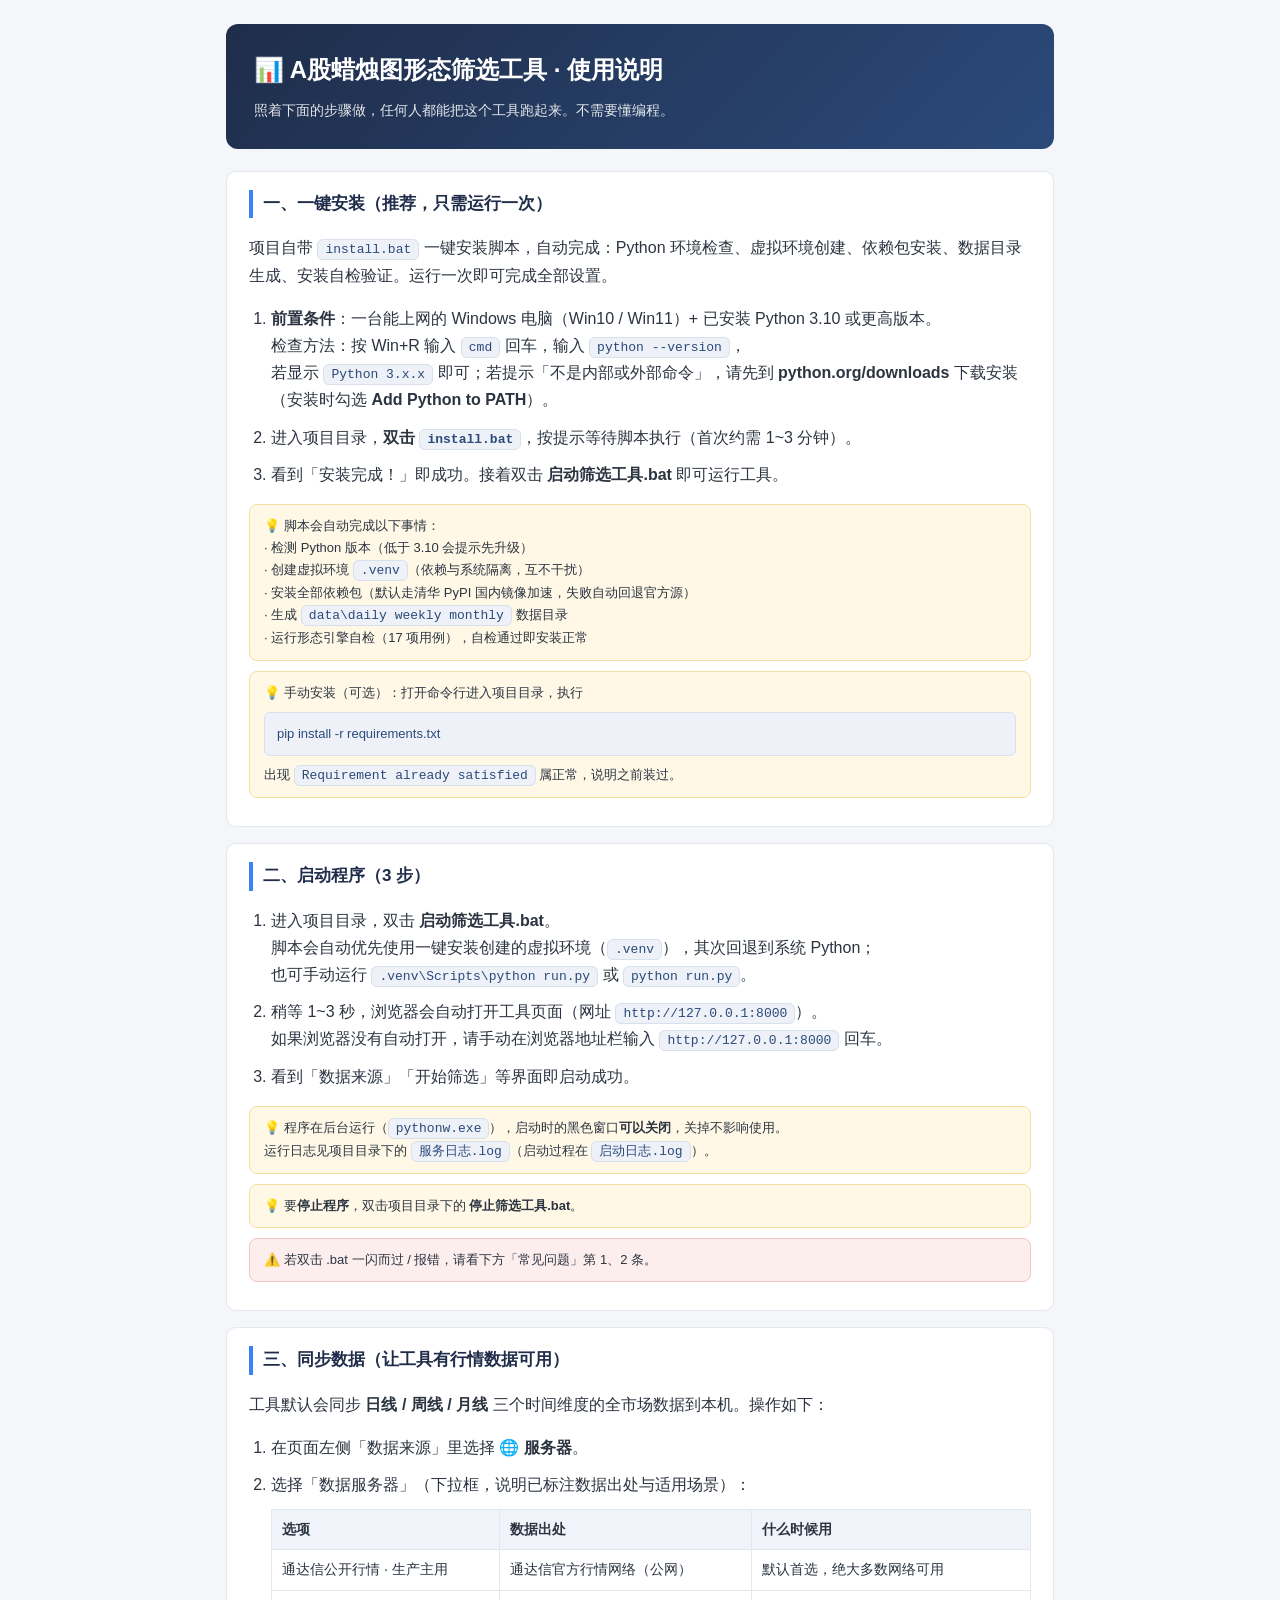
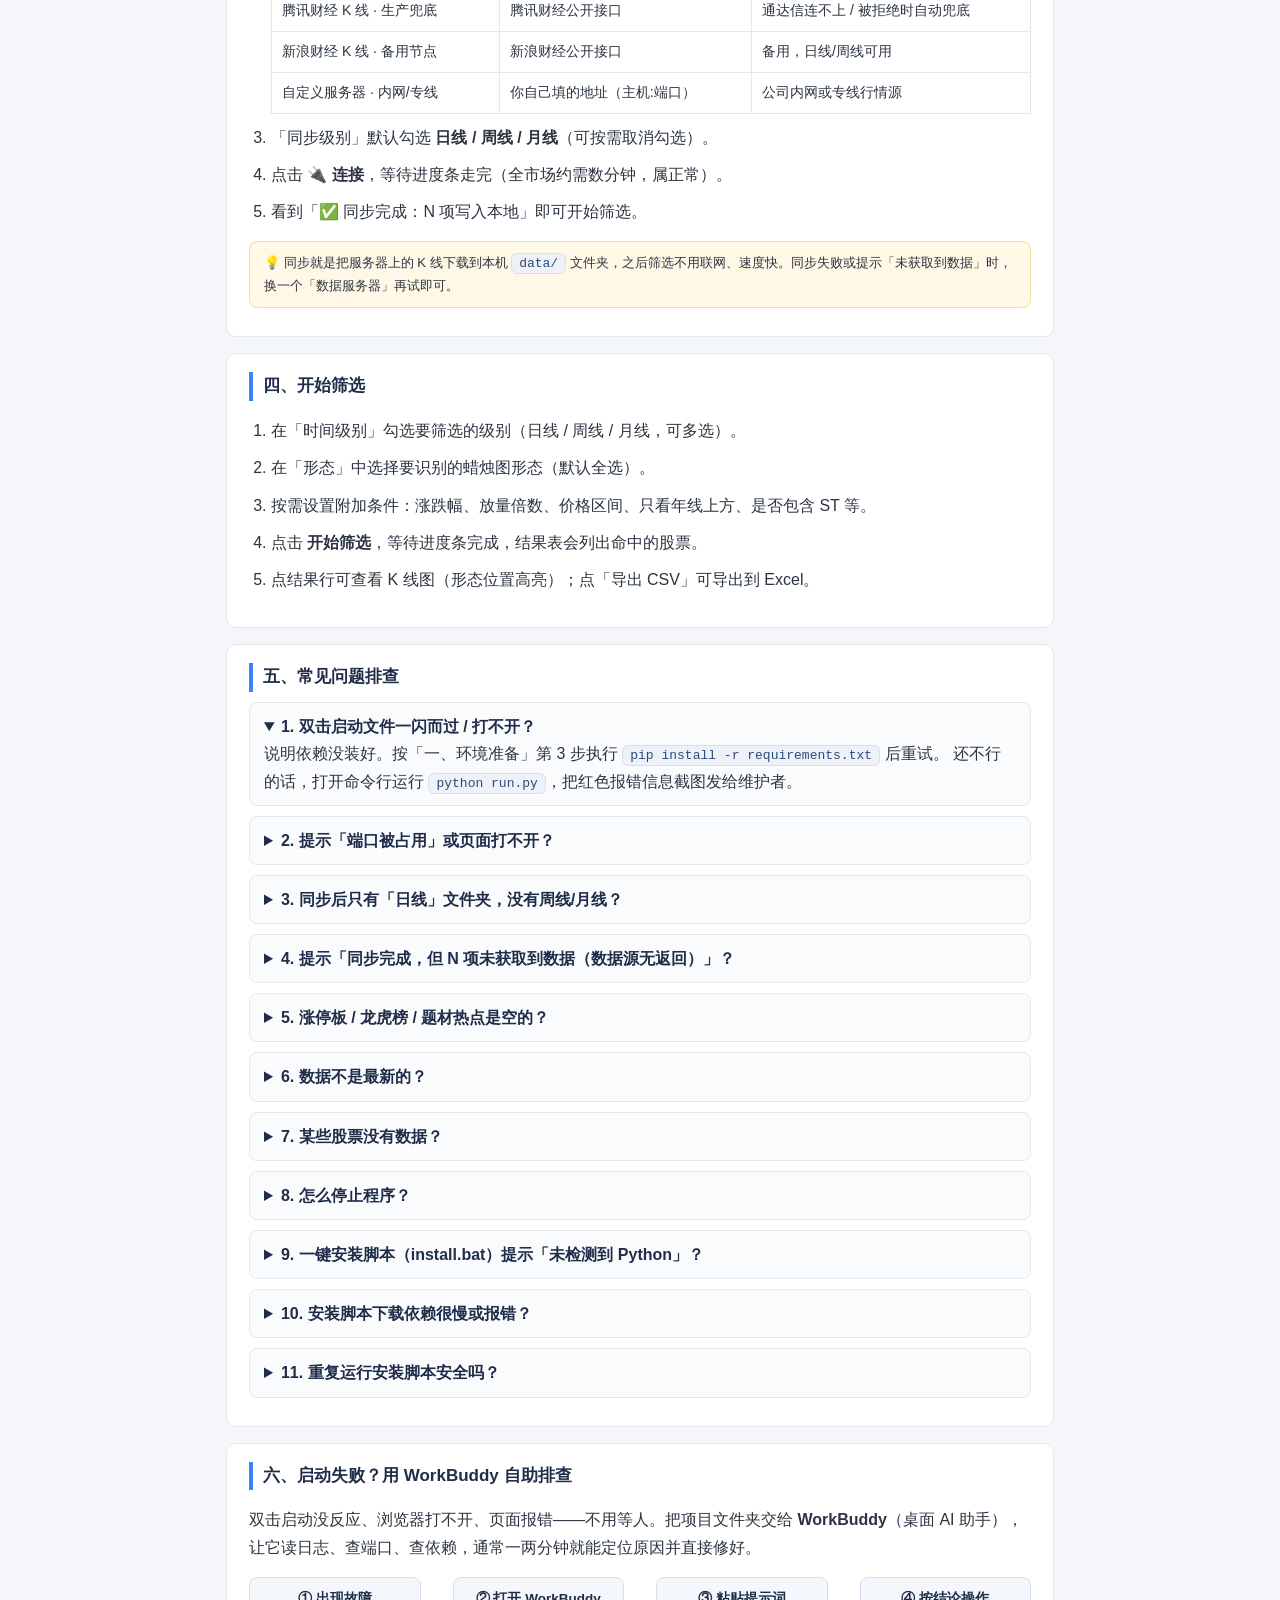
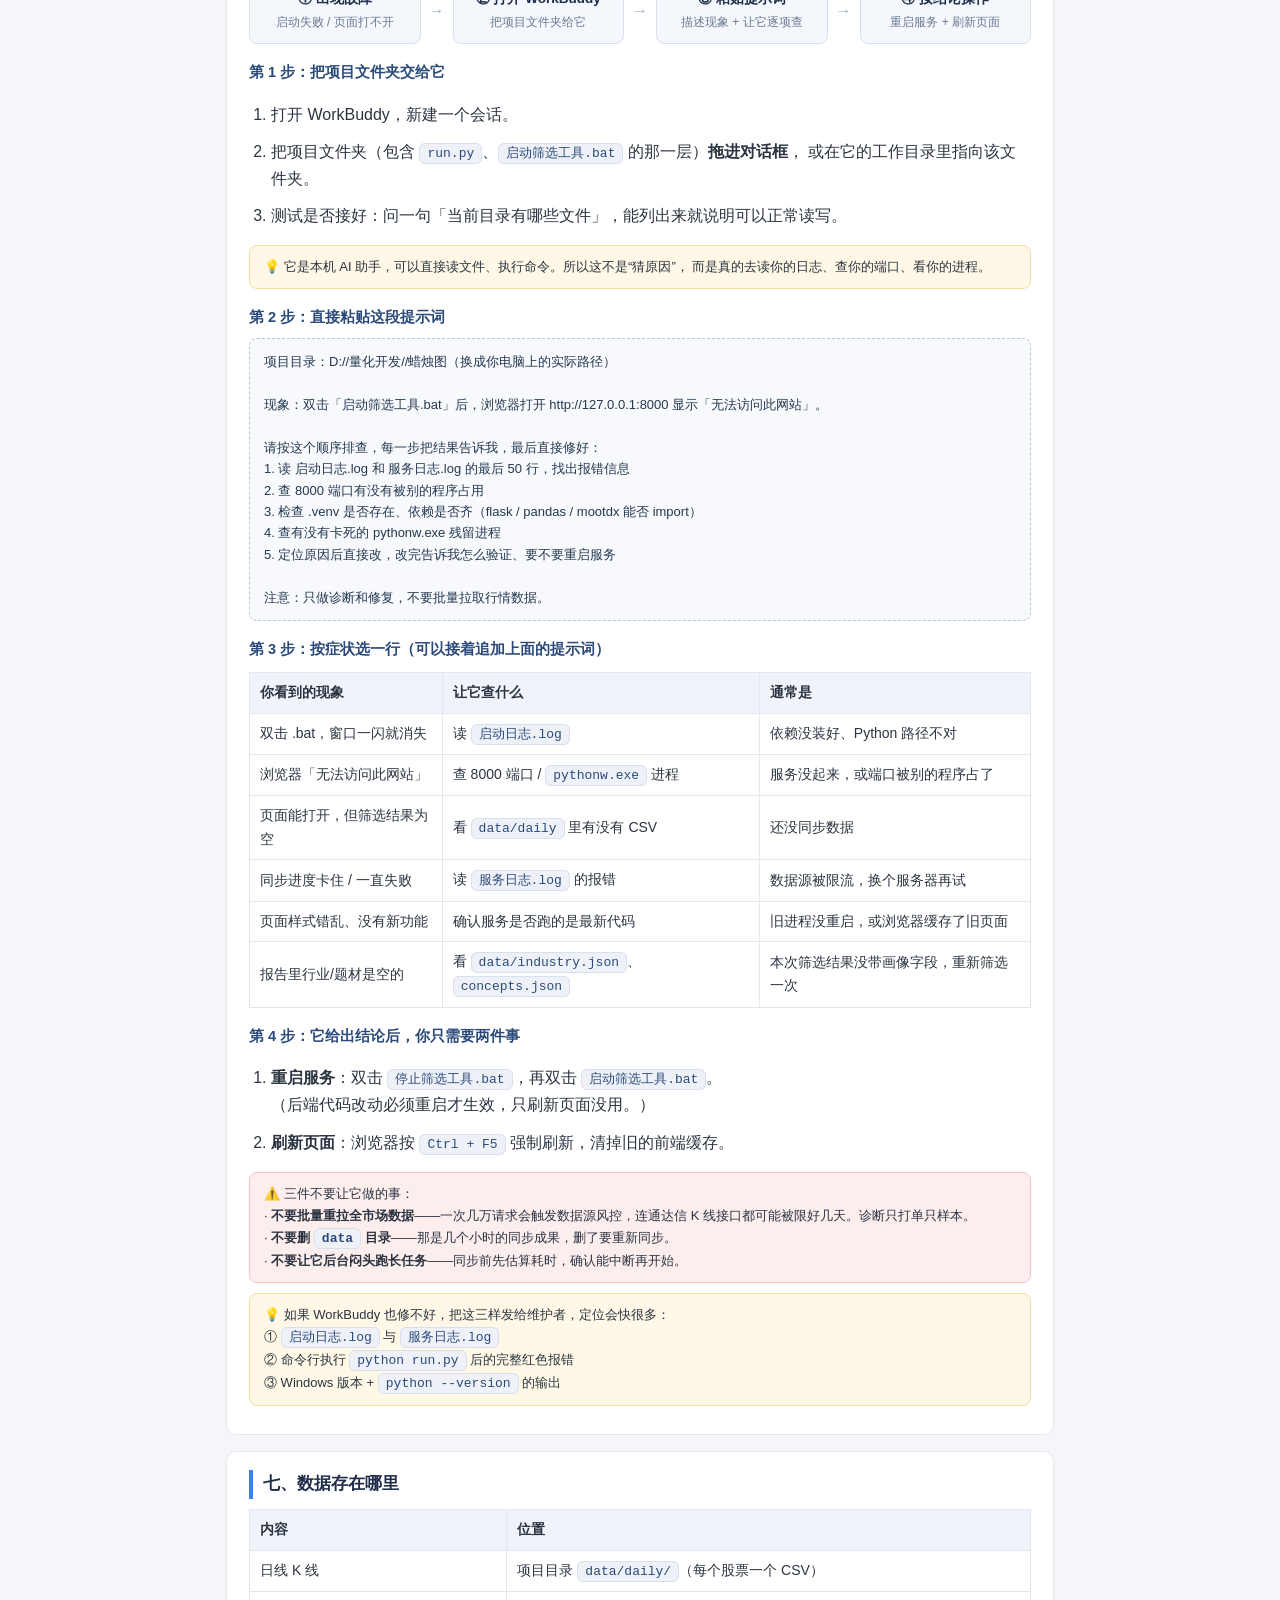
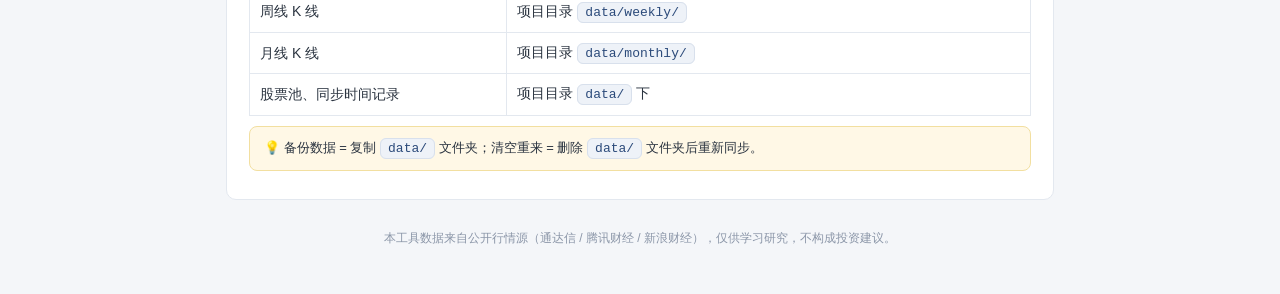
<file: 使用说明.html>
<!DOCTYPE html>
<html lang="zh-CN">
<head>
<meta charset="UTF-8">
<meta name="viewport" content="width=device-width, initial-scale=1.0">
<title>使用说明 —— A股蜡烛图形态筛选工具</title>
<style>
  * { box-sizing: border-box; }
  body {
    font-family: "Microsoft YaHei", "PingFang SC", Arial, sans-serif;
    margin: 0; padding: 0; background: #f4f6f9; color: #2b3440;
    line-height: 1.7;
  }
  .wrap { max-width: 860px; margin: 0 auto; padding: 24px 16px 60px; }
  header {
    background: linear-gradient(135deg, #1f2d4a, #2b4a7a);
    color: #fff; border-radius: 12px; padding: 26px 28px; margin-bottom: 22px;
  }
  header h1 { margin: 0 0 8px; font-size: 24px; }
  header p { margin: 0; opacity: .88; font-size: 14px; }
  .card {
    background: #fff; border: 1px solid #e3e8ef; border-radius: 10px;
    padding: 18px 22px; margin-bottom: 16px;
  }
  .card h2 {
    margin: 0 0 10px; font-size: 17px; color: #1f2d4a;
    border-left: 4px solid #3b82f6; padding-left: 10px;
  }
  ol.steps { padding-left: 22px; }
  ol.steps li { margin-bottom: 10px; }
  code, .box {
    background: #eef2f8; border: 1px solid #d8e0ec; border-radius: 6px;
    padding: 2px 7px; font-size: 13px; color: #2b4a7a;
  }
  .box { display: block; padding: 10px 12px; margin: 8px 0; white-space: pre-wrap; }
  table { width: 100%; border-collapse: collapse; margin: 10px 0; font-size: 14px; }
  th, td { border: 1px solid #e3e8ef; padding: 8px 10px; text-align: left; }
  th { background: #f0f4fa; }
  .tip { background: #fff8e6; border: 1px solid #f2dfa0; border-radius: 8px; padding: 10px 14px; font-size: 13px; margin: 10px 0; }
  .warn { background: #fdeeee; border: 1px solid #f3c2c2; border-radius: 8px; padding: 10px 14px; font-size: 13px; margin: 10px 0; }
  details { border: 1px solid #e3e8ef; border-radius: 8px; padding: 10px 14px; margin-bottom: 10px; background: #fafbfd; }
  summary { cursor: pointer; font-weight: 600; color: #1f2d4a; }
  .foot { text-align: center; color: #8b96a8; font-size: 12px; margin-top: 28px; }
  /* WorkBuddy 排查流程 */
  .card h3 { font-size: 14.5px; color: #2b4a7a; margin: 16px 0 6px; }
  .flow { display: flex; flex-wrap: wrap; gap: 8px; align-items: stretch; margin: 14px 0 6px; }
  .fstep { flex: 1; min-width: 148px; background: #f4f7fc; border: 1px solid #d8e0ec;
    border-radius: 8px; padding: 10px 12px; text-align: center; font-size: 13px; }
  .fstep b { display: block; color: #1f2d4a; font-size: 13.5px; }
  .fstep span { color: #6b7a90; font-size: 12px; }
  .arrow { align-self: center; color: #9fb0c9; font-weight: 700; }
  .prompt { background: #f7f9fc; border: 1px dashed #b9c8dd; border-radius: 8px;
    padding: 12px 14px; margin: 8px 0; white-space: pre-wrap; font-size: 13px;
    color: #24384f; line-height: 1.65; }
</style>
</head>
<body>
<div class="wrap">

<header>
  <h1>📊 A股蜡烛图形态筛选工具 · 使用说明</h1>
  <p>照着下面的步骤做，任何人都能把这个工具跑起来。不需要懂编程。</p>
</header>

<!-- ========== 环境准备 ========== -->
<div class="card">
  <h2>一、一键安装（推荐，只需运行一次）</h2>
  <p>项目自带 <code>install.bat</code> 一键安装脚本，自动完成：Python 环境检查、虚拟环境创建、依赖包安装、数据目录生成、安装自检验证。运行一次即可完成全部设置。</p>
  <ol class="steps">
    <li><b>前置条件</b>：一台能上网的 Windows 电脑（Win10 / Win11）+ 已安装 Python 3.10 或更高版本。
      <br>检查方法：按 Win+R 输入 <code>cmd</code> 回车，输入 <code>python --version</code>，
      <br>若显示 <code>Python 3.x.x</code> 即可；若提示「不是内部或外部命令」，请先到
      <b>python.org/downloads</b> 下载安装（安装时勾选 <b>Add Python to PATH</b>）。
    </li>
    <li>进入项目目录，<b>双击 <code>install.bat</code></b>，按提示等待脚本执行（首次约需 1~3 分钟）。</li>
    <li>看到「安装完成！」即成功。接着双击 <b>启动筛选工具.bat</b> 即可运行工具。</li>
  </ol>
  <div class="tip">💡 脚本会自动完成以下事情：
    <br>· 检测 Python 版本（低于 3.10 会提示先升级）
    <br>· 创建虚拟环境 <code>.venv</code>（依赖与系统隔离，互不干扰）
    <br>· 安装全部依赖包（默认走清华 PyPI 国内镜像加速，失败自动回退官方源）
    <br>· 生成 <code>data\daily weekly monthly</code> 数据目录
    <br>· 运行形态引擎自检（17 项用例），自检通过即安装正常</div>
  <div class="tip">💡 手动安装（可选）：打开命令行进入项目目录，执行
    <div class="box">pip install -r requirements.txt</div>
    出现 <code>Requirement already satisfied</code> 属正常，说明之前装过。
  </div>
</div>

<!-- ========== 启动 ========== -->
<div class="card">
  <h2>二、启动程序（3 步）</h2>
  <ol class="steps">
    <li>进入项目目录，双击 <b>启动筛选工具.bat</b>。
      <br>脚本会自动优先使用一键安装创建的虚拟环境（<code>.venv</code>），其次回退到系统 Python；
      <br>也可手动运行 <code>.venv\Scripts\python run.py</code> 或 <code>python run.py</code>。</li>
    <li>稍等 1~3 秒，浏览器会自动打开工具页面（网址 <code>http://127.0.0.1:8000</code>）。
      <br>如果浏览器没有自动打开，请手动在浏览器地址栏输入 <code>http://127.0.0.1:8000</code> 回车。</li>
    <li>看到「数据来源」「开始筛选」等界面即启动成功。</li>
  </ol>
  <div class="tip">💡 程序在后台运行（<code>pythonw.exe</code>），启动时的黑色窗口<b>可以关闭</b>，关掉不影响使用。
    <br>运行日志见项目目录下的 <code>服务日志.log</code>（启动过程在 <code>启动日志.log</code>）。</div>
  <div class="tip">💡 要<b>停止程序</b>，双击项目目录下的 <b>停止筛选工具.bat</b>。</div>
  <div class="warn">⚠️ 若双击 .bat 一闪而过 / 报错，请看下方「常见问题」第 1、2 条。</div>
</div>

<!-- ========== 同步数据 ========== -->
<div class="card">
  <h2>三、同步数据（让工具有行情数据可用）</h2>
  <p>工具默认会同步 <b>日线 / 周线 / 月线</b> 三个时间维度的全市场数据到本机。操作如下：</p>
  <ol class="steps">
    <li>在页面左侧「数据来源」里选择 <b>🌐 服务器</b>。</li>
    <li>选择「数据服务器」（下拉框，说明已标注数据出处与适用场景）：
      <table>
        <tr><th>选项</th><th>数据出处</th><th>什么时候用</th></tr>
        <tr><td>通达信公开行情 · 生产主用</td><td>通达信官方行情网络（公网）</td><td>默认首选，绝大多数网络可用</td></tr>
        <tr><td>腾讯财经 K 线 · 生产兜底</td><td>腾讯财经公开接口</td><td>通达信连不上 / 被拒绝时自动兜底</td></tr>
        <tr><td>新浪财经 K 线 · 备用节点</td><td>新浪财经公开接口</td><td>备用，日线/周线可用</td></tr>
        <tr><td>自定义服务器 · 内网/专线</td><td>你自己填的地址（主机:端口）</td><td>公司内网或专线行情源</td></tr>
      </table>
    </li>
    <li>「同步级别」默认勾选 <b>日线 / 周线 / 月线</b>（可按需取消勾选）。</li>
    <li>点击 <b>🔌 连接</b>，等待进度条走完（全市场约需数分钟，属正常）。</li>
    <li>看到「✅ 同步完成：N 项写入本地」即可开始筛选。</li>
  </ol>
  <div class="tip">💡 同步就是把服务器上的 K 线下载到本机 <code>data/</code> 文件夹，之后筛选不用联网、速度快。同步失败或提示「未获取到数据」时，换一个「数据服务器」再试即可。</div>
</div>

<!-- ========== 开始筛选 ========== -->
<div class="card">
  <h2>四、开始筛选</h2>
  <ol class="steps">
    <li>在「时间级别」勾选要筛选的级别（日线 / 周线 / 月线，可多选）。</li>
    <li>在「形态」中选择要识别的蜡烛图形态（默认全选）。</li>
    <li>按需设置附加条件：涨跌幅、放量倍数、价格区间、只看年线上方、是否包含 ST 等。</li>
    <li>点击 <b>开始筛选</b>，等待进度条完成，结果表会列出命中的股票。</li>
    <li>点结果行可查看 K 线图（形态位置高亮）；点「导出 CSV」可导出到 Excel。</li>
  </ol>
</div>

<!-- ========== 常见问题 ========== -->
<div class="card">
  <h2>五、常见问题排查</h2>

  <details open>
    <summary>1. 双击启动文件一闪而过 / 打不开？</summary>
    说明依赖没装好。按「一、环境准备」第 3 步执行 <code>pip install -r requirements.txt</code> 后重试。
    还不行的话，打开命令行运行 <code>python run.py</code>，把红色报错信息截图发给维护者。
  </details>

  <details>
    <summary>2. 提示「端口被占用」或页面打不开？</summary>
    说明 8000 端口被其他程序占用。改用其它端口启动：命令行运行
    <code>python run.py --port 8001</code>，然后浏览器访问 <code>http://127.0.0.1:8001</code>。
  </details>

  <details>
    <summary>3. 同步后只有「日线」文件夹，没有周线/月线？</summary>
    同步级别没勾全。回到「三、同步数据」第 3 步，勾上 <b>周线</b> 和 <b>月线</b>，再点一次「连接」。
  </details>

  <details>
    <summary>4. 提示「同步完成，但 N 项未获取到数据（数据源无返回）」？</summary>
    当前选的数据服务器暂时拿不到数据。在「数据服务器」下拉换一个选项（例如换成「腾讯财经 K 线」）再同步一次。
  </details>

  <details>
    <summary>5. 涨停板 / 龙虎榜 / 题材热点是空的？</summary>
    这些数据在交易日<b>盘后</b>才发布。盘中或周末查询当天数据为空属正常；程序会自动取最近一个已收盘交易日的数据。稍后再试即可。
  </details>

  <details>
    <summary>6. 数据不是最新的？</summary>
    数据只更新到最近一次同步的时刻。重新点「🔌 连接」即可增量更新（只下载新增部分，很快）。
  </details>

  <details>
    <summary>7. 某些股票没有数据？</summary>
    停牌股没有新 K 线，会被跳过（正常）；新股历史太短、K 线根数不够，也算不了形态（正常）。
  </details>

  <details>
    <summary>8. 怎么停止程序？</summary>
    双击项目目录下的 <b>停止筛选工具.bat</b> 即可（脚本会结束占用 8000 端口的进程）。
    <br>注意：<b>关闭启动时那个黑色窗口不会停止程序</b>——新版已改为后台独立进程，
    这样关窗口不会把正在跑的同步/筛选任务一起杀掉。
  </details>

  <details>
    <summary>9. 一键安装脚本（install.bat）提示「未检测到 Python」？</summary>
    说明电脑未安装 Python 或未加入 PATH。先到 <b>python.org/downloads</b> 安装 Python 3.10+
    （务必勾选 <b>Add Python to PATH</b>），再重新双击 <code>install.bat</code>。
  </details>

  <details>
    <summary>10. 安装脚本下载依赖很慢或报错？</summary>
    脚本默认使用清华 PyPI 国内镜像加速，失败会自动回退官方源。若两者都失败，通常是网络问题：
    检查网络后重新运行 <code>install.bat</code> 即可，已下载好的包不会重复下载。
  </details>

  <details>
    <summary>11. 重复运行安装脚本安全吗？</summary>
    安全。脚本设计为可重复执行（幂等）：虚拟环境已存在会跳过创建、依赖已安装会显示
    <code>already satisfied</code>、数据目录已存在会跳过，不会破坏现有环境。
  </details>
</div>

<!-- ========== WorkBuddy 自助排查 ========== -->
<div class="card">
  <h2>六、启动失败？用 WorkBuddy 自助排查</h2>
  <p>双击启动没反应、浏览器打不开、页面报错——不用等人。把项目文件夹交给 <b>WorkBuddy</b>（桌面 AI 助手），
     让它读日志、查端口、查依赖，通常一两分钟就能定位原因并直接修好。</p>

  <div class="flow">
    <div class="fstep"><b>① 出现故障</b><span>启动失败 / 页面打不开</span></div>
    <div class="arrow">→</div>
    <div class="fstep"><b>② 打开 WorkBuddy</b><span>把项目文件夹给它</span></div>
    <div class="arrow">→</div>
    <div class="fstep"><b>③ 粘贴提示词</b><span>描述现象 + 让它逐项查</span></div>
    <div class="arrow">→</div>
    <div class="fstep"><b>④ 按结论操作</b><span>重启服务 + 刷新页面</span></div>
  </div>

  <h3>第 1 步：把项目文件夹交给它</h3>
  <ol class="steps">
    <li>打开 WorkBuddy，新建一个会话。</li>
    <li>把项目文件夹（包含 <code>run.py</code>、<code>启动筛选工具.bat</code> 的那一层）<b>拖进对话框</b>，
        或在它的工作目录里指向该文件夹。</li>
    <li>测试是否接好：问一句「当前目录有哪些文件」，能列出来就说明可以正常读写。</li>
  </ol>
  <div class="tip">💡 它是本机 AI 助手，可以直接读文件、执行命令。所以这不是“猜原因”，
    而是真的去读你的日志、查你的端口、看你的进程。</div>

  <h3>第 2 步：直接粘贴这段提示词</h3>
  <div class="prompt">项目目录：D://量化开发//蜡烛图（换成你电脑上的实际路径）

现象：双击「启动筛选工具.bat」后，浏览器打开 http://127.0.0.1:8000 显示「无法访问此网站」。

请按这个顺序排查，每一步把结果告诉我，最后直接修好：
1. 读 启动日志.log 和 服务日志.log 的最后 50 行，找出报错信息
2. 查 8000 端口有没有被别的程序占用
3. 检查 .venv 是否存在、依赖是否齐（flask / pandas / mootdx 能否 import）
4. 查有没有卡死的 pythonw.exe 残留进程
5. 定位原因后直接改，改完告诉我怎么验证、要不要重启服务

注意：只做诊断和修复，不要批量拉取行情数据。</div>

  <h3>第 3 步：按症状选一行（可以接着追加上面的提示词）</h3>
  <table>
    <tr><th>你看到的现象</th><th>让它查什么</th><th>通常是</th></tr>
    <tr><td>双击 .bat，窗口一闪就消失</td><td>读 <code>启动日志.log</code></td><td>依赖没装好、Python 路径不对</td></tr>
    <tr><td>浏览器「无法访问此网站」</td><td>查 8000 端口 / <code>pythonw.exe</code> 进程</td><td>服务没起来，或端口被别的程序占了</td></tr>
    <tr><td>页面能打开，但筛选结果为空</td><td>看 <code>data/daily</code> 里有没有 CSV</td><td>还没同步数据</td></tr>
    <tr><td>同步进度卡住 / 一直失败</td><td>读 <code>服务日志.log</code> 的报错</td><td>数据源被限流，换个服务器再试</td></tr>
    <tr><td>页面样式错乱、没有新功能</td><td>确认服务是否跑的是最新代码</td><td>旧进程没重启，或浏览器缓存了旧页面</td></tr>
    <tr><td>报告里行业/题材是空的</td><td>看 <code>data/industry.json</code>、<code>concepts.json</code></td><td>本次筛选结果没带画像字段，重新筛选一次</td></tr>
  </table>

  <h3>第 4 步：它给出结论后，你只需要两件事</h3>
  <ol class="steps">
    <li><b>重启服务</b>：双击 <code>停止筛选工具.bat</code>，再双击 <code>启动筛选工具.bat</code>。
      <br>（后端代码改动必须重启才生效，只刷新页面没用。）</li>
    <li><b>刷新页面</b>：浏览器按 <code>Ctrl + F5</code> 强制刷新，清掉旧的前端缓存。</li>
  </ol>

  <div class="warn">⚠️ 三件不要让它做的事：
    <br>· <b>不要批量重拉全市场数据</b>——一次几万请求会触发数据源风控，连通达信 K 线接口都可能被限好几天。诊断只打单只样本。
    <br>· <b>不要删 <code>data</code> 目录</b>——那是几个小时的同步成果，删了要重新同步。
    <br>· <b>不要让它后台闷头跑长任务</b>——同步前先估算耗时，确认能中断再开始。</div>

  <div class="tip">💡 如果 WorkBuddy 也修不好，把这三样发给维护者，定位会快很多：
    <br>① <code>启动日志.log</code> 与 <code>服务日志.log</code>
    <br>② 命令行执行 <code>python run.py</code> 后的完整红色报错
    <br>③ Windows 版本 + <code>python --version</code> 的输出</div>
</div>

<!-- ========== 数据位置 ========== -->
<div class="card">
  <h2>七、数据存在哪里</h2>
  <table>
    <tr><th>内容</th><th>位置</th></tr>
    <tr><td>日线 K 线</td><td>项目目录 <code>data/daily/</code>（每个股票一个 CSV）</td></tr>
    <tr><td>周线 K 线</td><td>项目目录 <code>data/weekly/</code></td></tr>
    <tr><td>月线 K 线</td><td>项目目录 <code>data/monthly/</code></td></tr>
    <tr><td>股票池、同步时间记录</td><td>项目目录 <code>data/</code> 下</td></tr>
  </table>
  <div class="tip">💡 备份数据 = 复制 <code>data/</code> 文件夹；清空重来 = 删除 <code>data/</code> 文件夹后重新同步。</div>
</div>

<div class="foot">本工具数据来自公开行情源（通达信 / 腾讯财经 / 新浪财经），仅供学习研究，不构成投资建议。</div>

</div>
</body>
</html>
</file>
